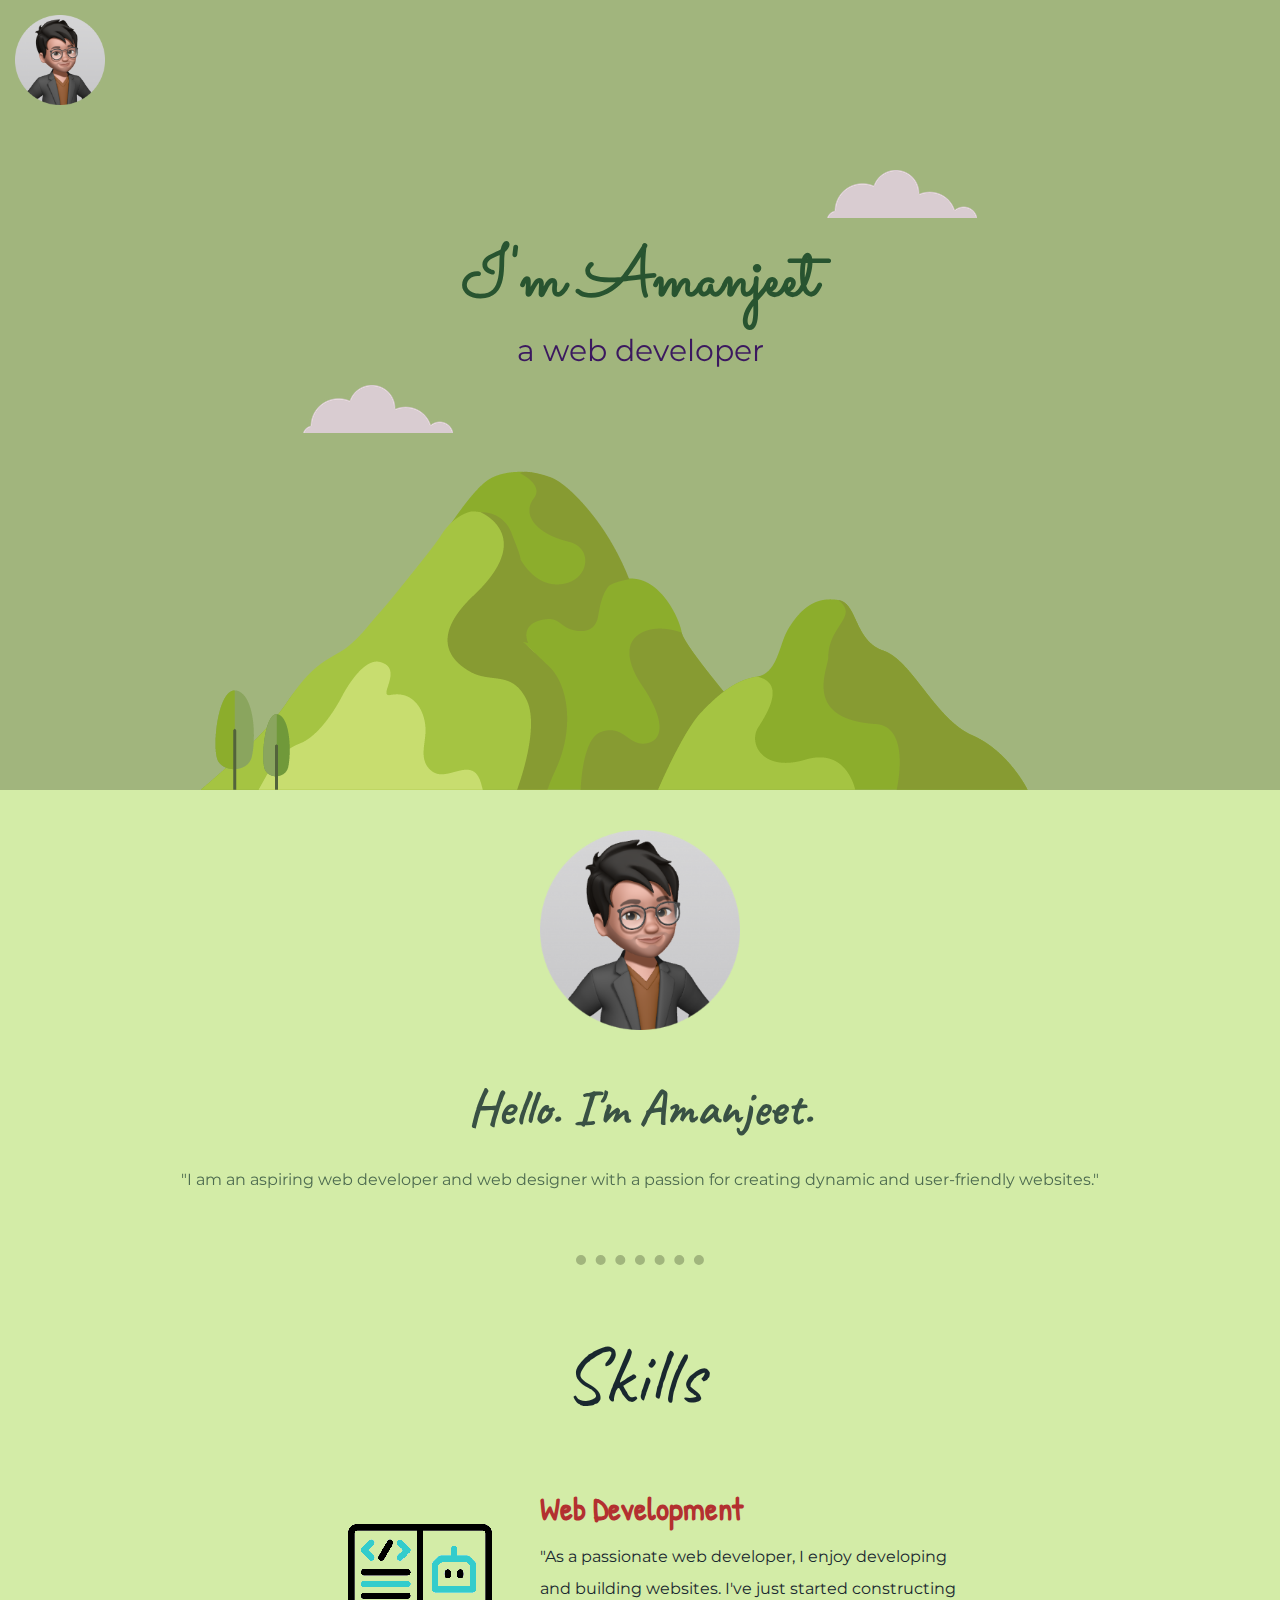
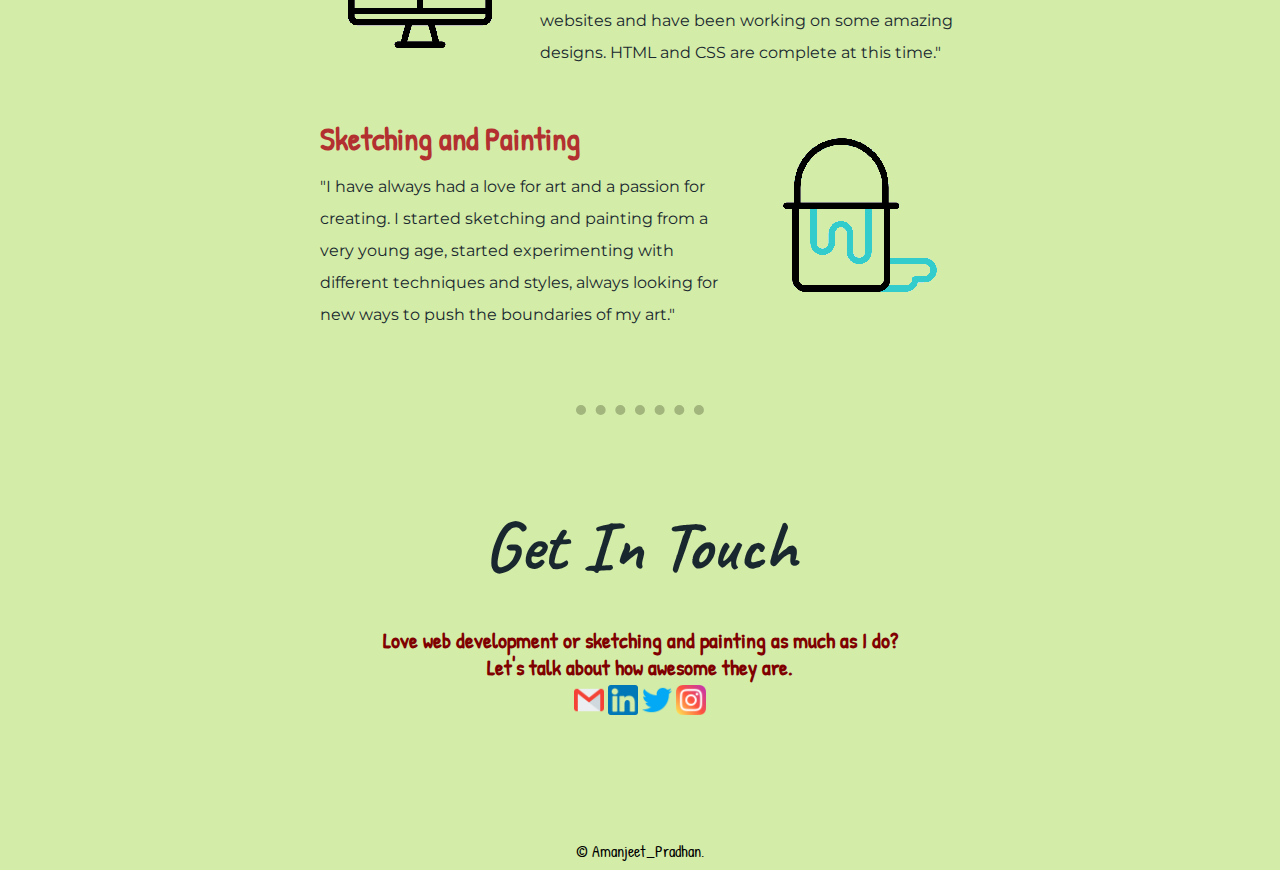
<file: index.html>
<!DOCTYPE html>
<html lang="en">
<head>
    <meta charset="UTF-8">
    <title>Amanjeet Pradhan</title>
    <link rel="stylesheet" href="CSS/style.css">
    <link rel="icon" href="favicon.ico">
    <link rel="preconnect" href="https://fonts.googleapis.com">
    <link rel="preconnect" href="https://fonts.gstatic.com" crossorigin>
    <link href="https://fonts.googleapis.com/css2?family=Merriweather&family=Montserrat&family=Sacramento&display=swap" rel="stylesheet">
    <link rel="preconnect" href="https://fonts.googleapis.com">
    <link rel="preconnect" href="https://fonts.gstatic.com" crossorigin>
    <link href="https://fonts.googleapis.com/css2?family=Caveat&display=swap" rel="stylesheet">
    <link rel="preconnect" href="https://fonts.googleapis.com">
    <link rel="preconnect" href="https://fonts.gstatic.com" crossorigin>
    <link href="https://fonts.googleapis.com/css2?family=Patrick+Hand&display=swap" rel="stylesheet">
</head>

<body>
    <div class="top_container">
        <div>
            <a href="https://www.linkedin.com/in/amanjeet-pradhan-b64a6b246/"><img class="avatar" src="main-pic.png" alt="profile-avatar"></a>
        </div>
        <h1 class="heading1">I'm Amanjeet</h1>
        <p class="webdev">a web developer</p>
        <img class="cloud1" src="cloud.png" alt="cloud">
        <img class="cloud2" src="cloud.png" alt="cloud">
        <img class="mountain2" src="mountain2.png" alt="mountain">
        <link rel="preconnect" href="https://fonts.googleapis.com">
<link rel="preconnect" href="https://fonts.gstatic.com" crossorigin>
<link href="https://fonts.googleapis.com/css2?family=Major+Mono+Display&display=swap" rel="stylesheet">
    </div>

    <div class="middle_container">
        <div>
            <img class="profileavatar" src="main-pic.png" alt="profile-avatar">
            <h2 class="hello">Hello. I'm Amanjeet.</h2>
            <p class="p1">"I am an aspiring web developer and web designer with a passion for creating dynamic and user-friendly websites."</p>
        </div>
        <hr class="hr1">
        <div>
            <h3 class="skill">Skills</h3>
        </div>
        <div class="skill-row1">
            <iframe class="skill-gif1" src="codingg.gif" height="200px" width="200px" frameborder="0"></iframe>
            <h1 class="skill-head">Web Development</h1>
            <p class="skill-body">"As a passionate web developer, I enjoy developing and building websites. I've just started constructing websites and have been working on some amazing designs. HTML and CSS are complete at this time."</p>
        </div>
        <div class="skill-row2">
            <iframe class="skill-gif2" src="painting.gif" height="200px" width="200px" frameborder="0"></iframe>
            <h1 class="skill-head">Sketching and Painting</h1>
            <p class="skill-body">"I have always had a love for art and a passion for creating. I started sketching and painting from a very young age, started experimenting with different techniques and styles, always looking for new ways to push the boundaries of my art."</p>
        </div>
        <hr class="hr2">  
        <div>
            <h1 class="Get_in_touch">Get In Touch</h1>
            <h3 class="p2">Love web development or sketching and painting as much as I do? <br>Let's talk about how awesome they are.</h3>
        </div>    
    </div>
      
      
      <div class="bottom_container">
        <a class="footer-link" href="mailto:amanjeetpradhan"><img class="icon" src="gmail.png" alt=""></a>
        <a class="footer-link" href="https://www.linkedin.com/"><img class="icon" src="linkedin.png" alt=""></a>
        <a class="footer-link" href="https://twitter.com/"><img class="icon" src="twitter.png" alt=""></a>
        <a class="footer-link" href="https://www.instagram.com/pradhan.amanjeet/"><img class="icon" src="instagram.png" alt=""></a>
        <p class="p3">© Amanjeet_Pradhan.</p>
        

</body>
</html>
</file>
<file: CSS/style.css>
.top_container{
    background-color: #A1B57D;  /*#6ECCAF*/
    height: 790px;
    text-align: center;
    font-family: 
}

.middle_container{
    background-color: #D3ECA7;
    height: 1600px;
    text-align: center;
    font-family: 
    
}

.bottom_container{
    text-align: center;
    background-color: #D3ECA7;
    height: 80px;
    text-align: center;
    font-family: 
    
}

body{
    margin: 0px;
}

.heading1{
    color: #285430;
    margin: 0px;
    display: inline-block;
    position: relative;
    bottom: -230px;
    font-size: 70px;
    font-family: 'sacramento', cursive;
}

.webdev{
    position: relative;
    bottom: -200px;
    font-size: 30px;
    color: #3B185F;
    font-family: 'montserrat';
}

.avatar{
    position: fixed;
    top: 15px;
    left: 15px;
    width: 90px;
}

.profileimg{
    width: 200px;
    position: relative;
    bottom: -20px;
}

.mountain2{
   position: relative;
   bottom: -272px;
   left: -180px;
}

.cloud1{
    position: relative;
    top: -85px;
    right: -230px;
}

.cloud2{
    position: relative;
    top: -300px;
    right: -600px;
}


.hr1{
    border-style: dotted none none;
    border-width: 10px;
    height: 10px;
    color: #A1B57D;
    width: 10%;
    position: relative;
    bottom: -80px;
}


.avatar:hover{
    width: 95px;
    box-shadow: #285430;
}

.profileavatar{
    width:200px;
    position: relative;
    bottom: -40px;
}

.hello{
    color: #395144;
    font-size: 50px;
    font-family:'caveat';
    position: relative;
    bottom: -40px;
    
}

.p1{
    position: relative;
    bottom: -30px;
    color: #4E6C50;
    font-family:'montserrat';
}

.skill{
    text-align: center;
    position: relative;
    bottom: -50px;
    left: -7px;
    font-size: 80px;
    color: #19282F;
    font-family: 'caveat';
    font-weight: normal;

}

.skill-row1{
    display: inline-block;
    width: 50%;
    margin-top: px;
    text-align: left;
    line-height: 2;
}

.skill-row2{
    display: inline-block;
    width: 50%;
    margin-top: px;
    text-align: left;
    line-height: 2;
}

.skill-body{
    font-family: 'montserrat';
    margin-top: 0px;
    color: #19282F;
}

.skill-head{
    color: #B33030;
    font-family: 'patrick hand';
    margin-bottom: 0px;
}
.skill-gif1{
    float: left;
    margin-right: 20px;
    position: relative;
    bottom: -30px;
}

.skill-gif2{
    float: right;
    margin-left: 20px;
    position: relative;
    bottom: -30px;
}

iframe{
    background-color: #D3ECA7;
}

.coder{
    width: 200px;
}

.hr2{
    border-style: dotted none none;
    border-width: 10px;
    height: 10px;
    color: #A1B57D;
    width: 10%;
    position: relative;
    bottom: -50px;
}    

.Get_in_touch{
    position: relative;
    bottom: -80px;
    font-family: 'caveat';
    font-size: 70px;
    color: #19282F;
}

.p2{
    position: relative;
    bottom: -70px;
    font-family: 'patrick hand';
    color: maroon;
    line-height: 27px;
    font-size: 22px;
}

.footer-link{
    position: relative;
    top: -105px;
}

.icon{
    width: 30px;
}

.icon:hover{
    width: 35px;
}

.p3{
    font-family: 'patrick hand';
}
</file>
